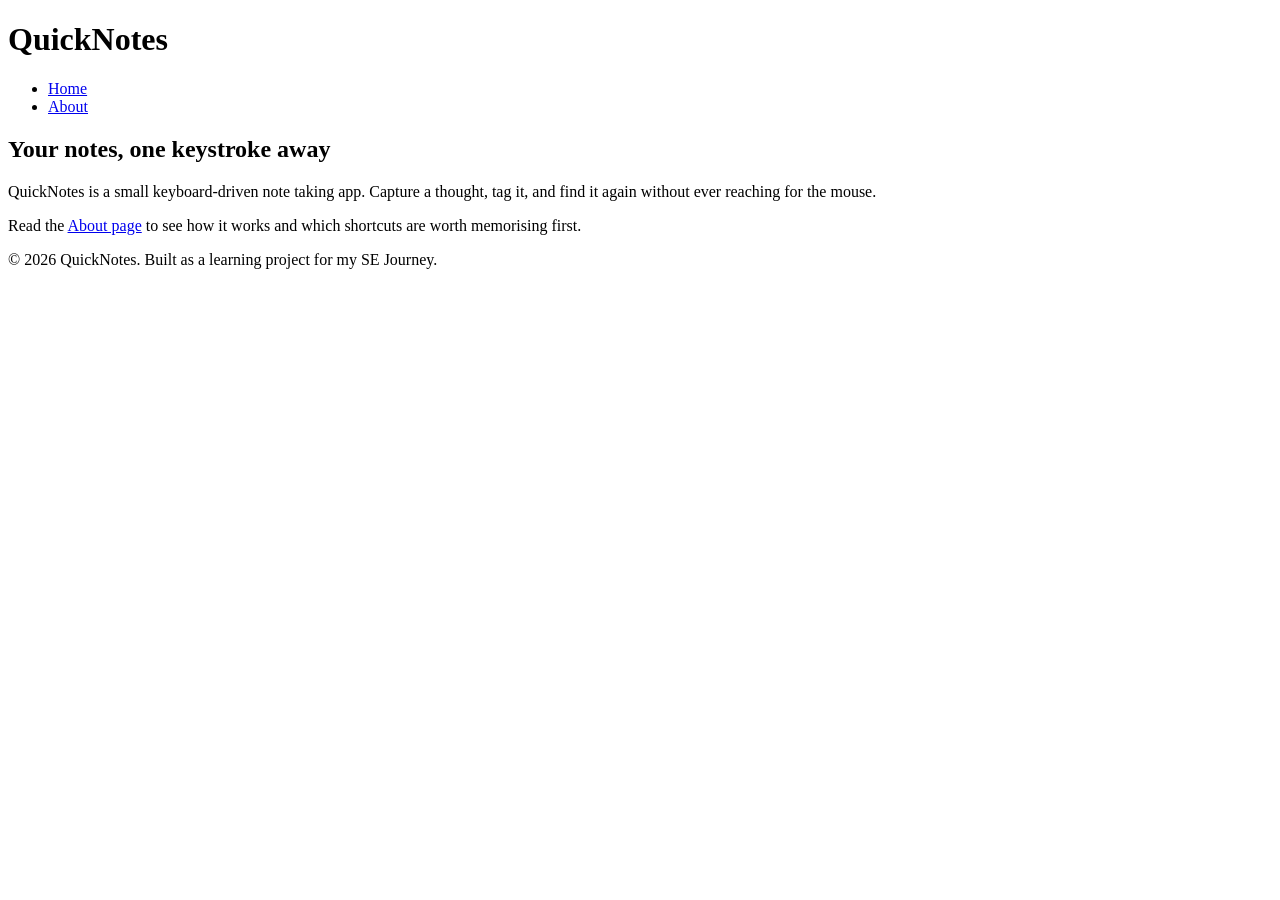
<file: day1/index.html>
<!DOCTYPE html>
<html lang="en">
<head>
  <meta charset="utf-8">
  <meta name="viewport" content="width=device-width, initial-scale=1">
  <title>QuickNotes</title>
</head>
<body>
  <header>
    <h1>QuickNotes</h1>
    <nav>
      <ul>
        <li><a href="index.html">Home</a></li>
        <li><a href="about.html">About</a></li>
      </ul>
    </nav>
  </header>

  <main>
    <h2>Your notes, one keystroke away</h2>
    <p>QuickNotes is a small keyboard-driven note taking app. Capture a thought,
       tag it, and find it again without ever reaching for the mouse.</p>
    <p>Read the <a href="about.html">About page</a> to see how it works and which
       shortcuts are worth memorising first.</p>
  </main>

  <footer>
    <p>&copy; 2026 QuickNotes. Built as a learning project for my SE Journey.</p>
  </footer>
</body>
</html>
</file>
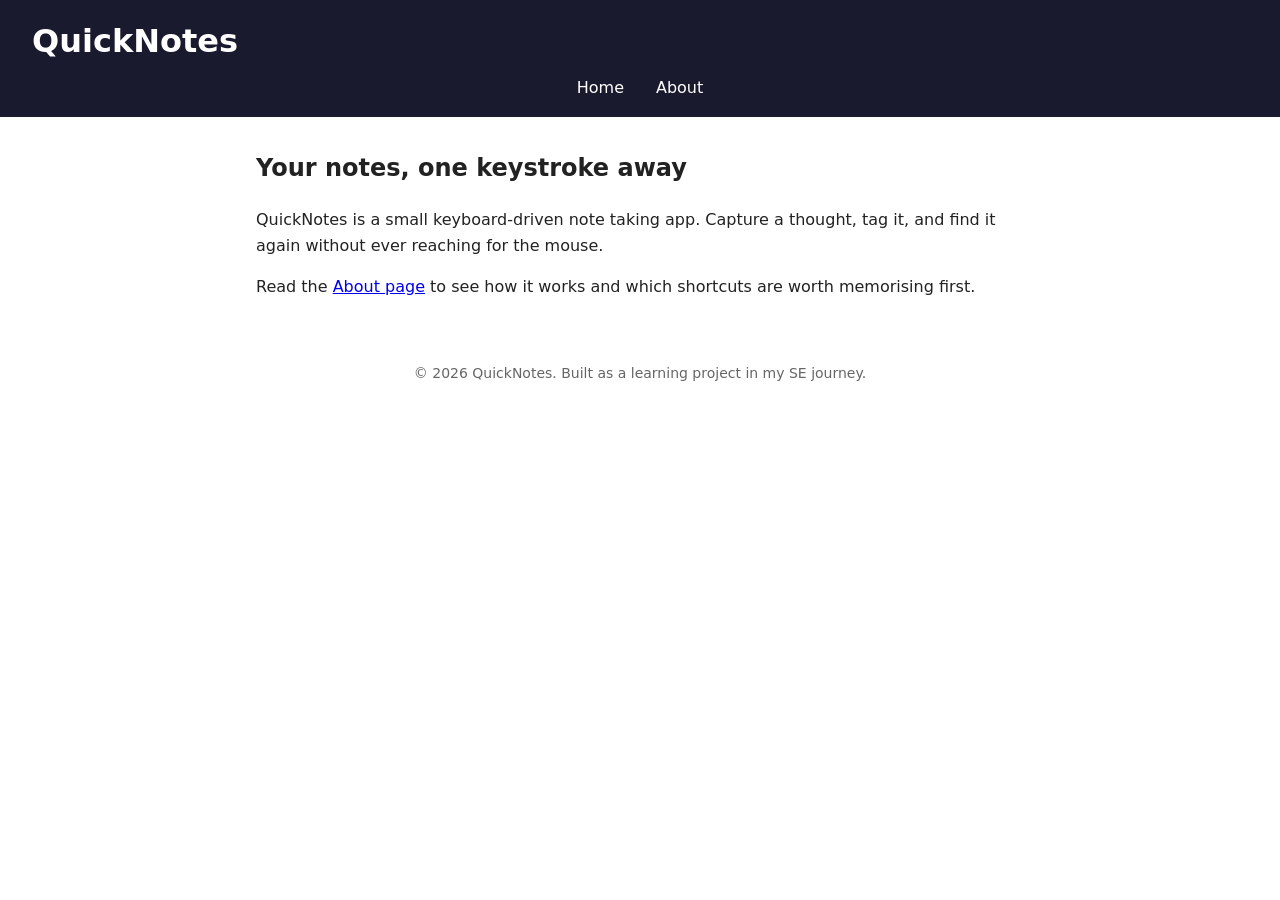
<file: day2/index.html>
<!DOCTYPE html>
<html lang="en">
<head>
  <meta charset="utf-8">
  <meta name="viewport" content="width=device-width, initial-scale=1">
  <title>QuickNotes</title>
  <link rel="stylesheet" href="style.css">
</head>
<body>
  <header>
    <h1>QuickNotes</h1>
    <nav>
      <ul>
        <li><a href="index.html">Home</a></li>
        <li><a href="about.html">About</a></li>
      </ul>
    </nav>
  </header>

  <main>
    <h2>Your notes, one keystroke away</h2>
    <p>QuickNotes is a small keyboard-driven note taking app. Capture a thought,
       tag it, and find it again without ever reaching for the mouse.</p>
    <p>Read the <a href="about.html">About page</a> to see how it works and which
       shortcuts are worth memorising first.</p>
  </main>

  <footer>
    <p>&copy; 2026 QuickNotes. Built as a learning project in my SE journey.</p>
  </footer>
</body>
</html>
</file>
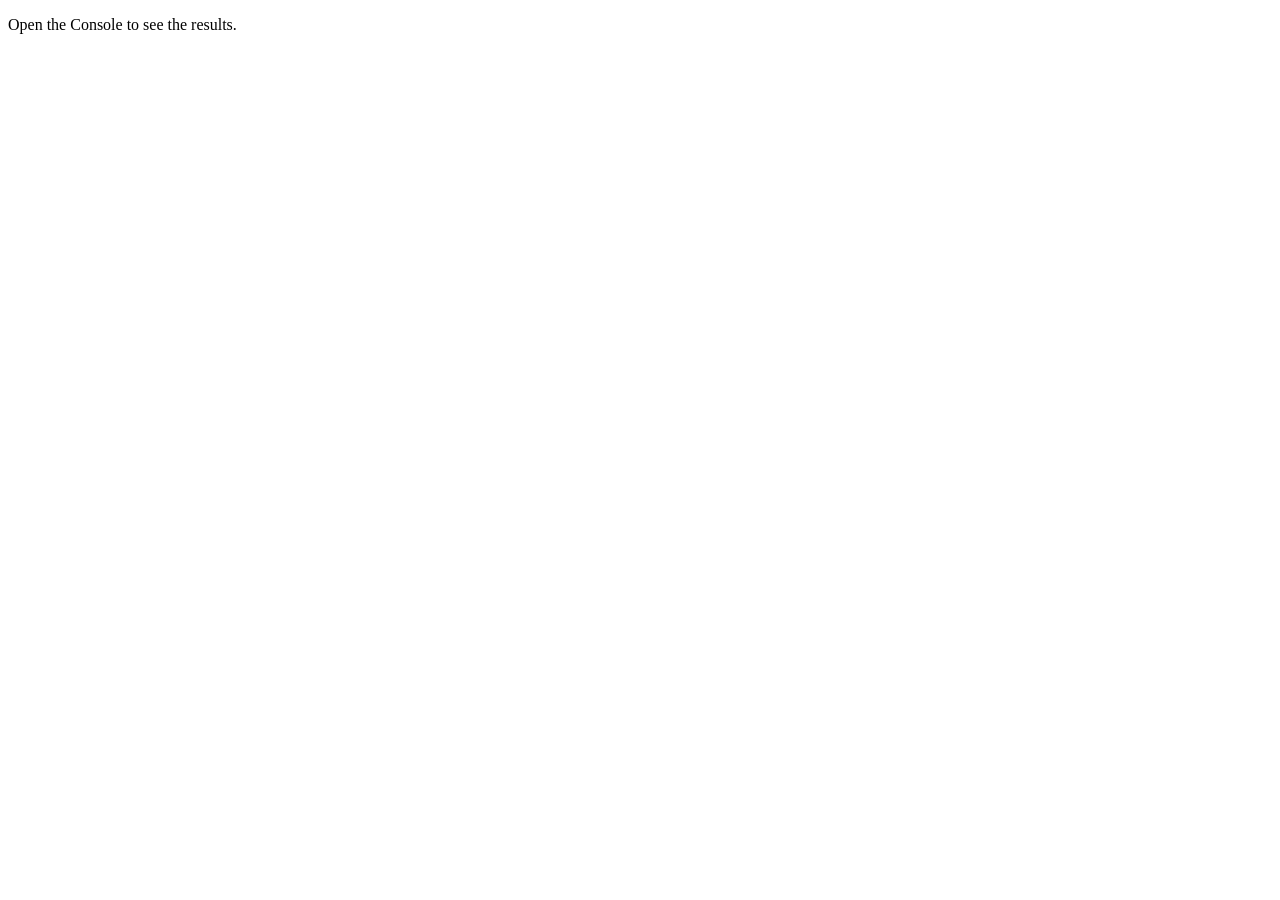
<file: day3/index.html>
<!DOCTYPE html>
<html lang="en">
<head>
  <meta charset="utf-8">
  <meta name="viewport" content="width=device-width, initial-scale=1">
  <title>Notes Toolkit</title>
</head>
<body>
  <p>Open the Console to see the results.</p>
  <script src="script.js" defer></script>
</body>
</html>
</file>
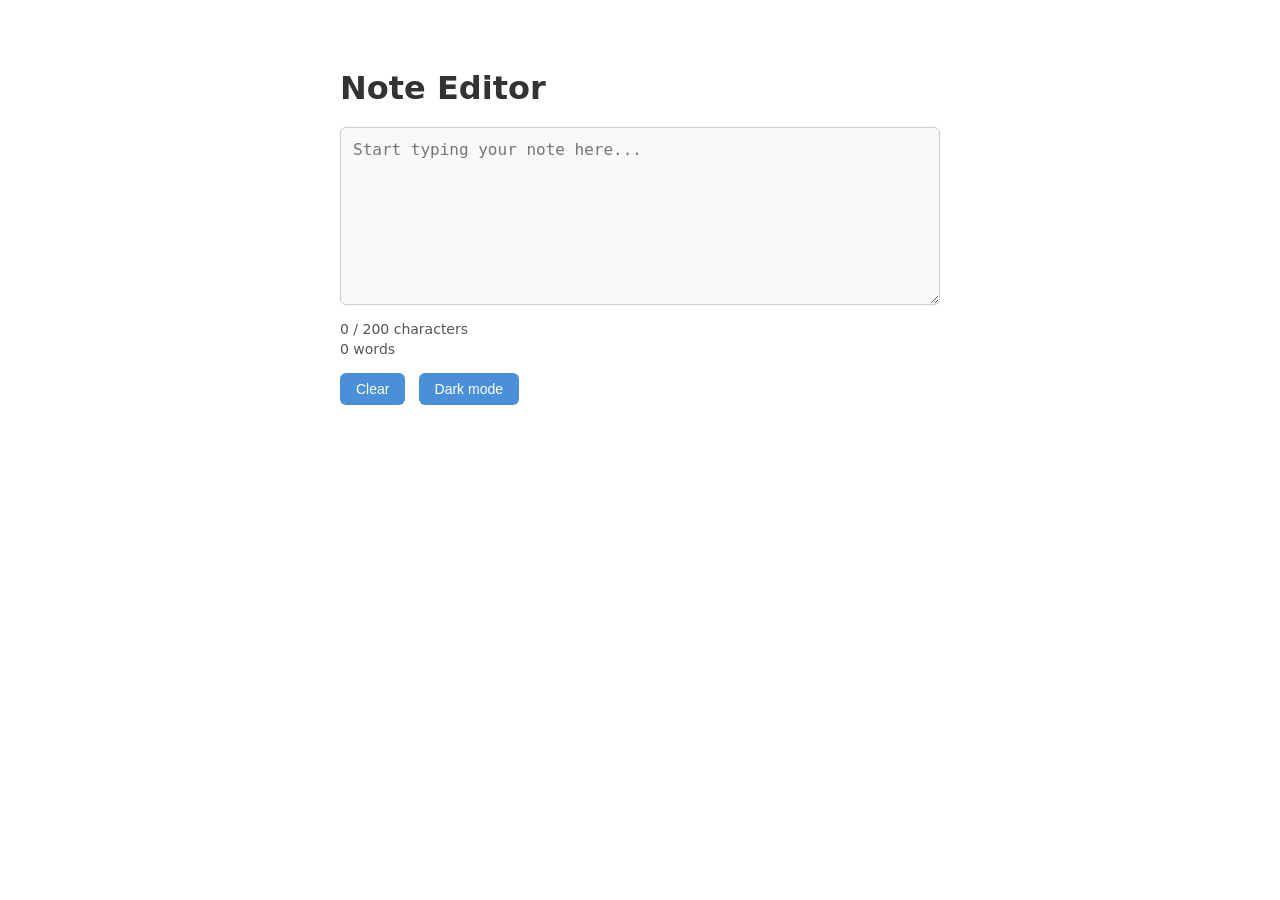
<file: day4/index.html>
<!DOCTYPE html>
<html lang="en">
<head>
  <meta charset="UTF-8">
  <meta name="viewport" content="width=device-width, initial-scale=1.0">
  <title>Day 4 — Note Editor</title>
  <link rel="stylesheet" href="style.css">
</head>
<body>
  <main>
    <h1>Note Editor</h1>
    <textarea id="note-text" rows="8" cols="50" placeholder="Start typing your note here..."></textarea>

    <p id="char-count">0 / 200 characters</p>
    <p id="word-count">0 words</p>

    <button id="clear-btn">Clear</button>
    <button id="theme-toggle">Dark mode</button>
  </main>

  <script src="script.js" defer></script>
</body>
</html>
</file>
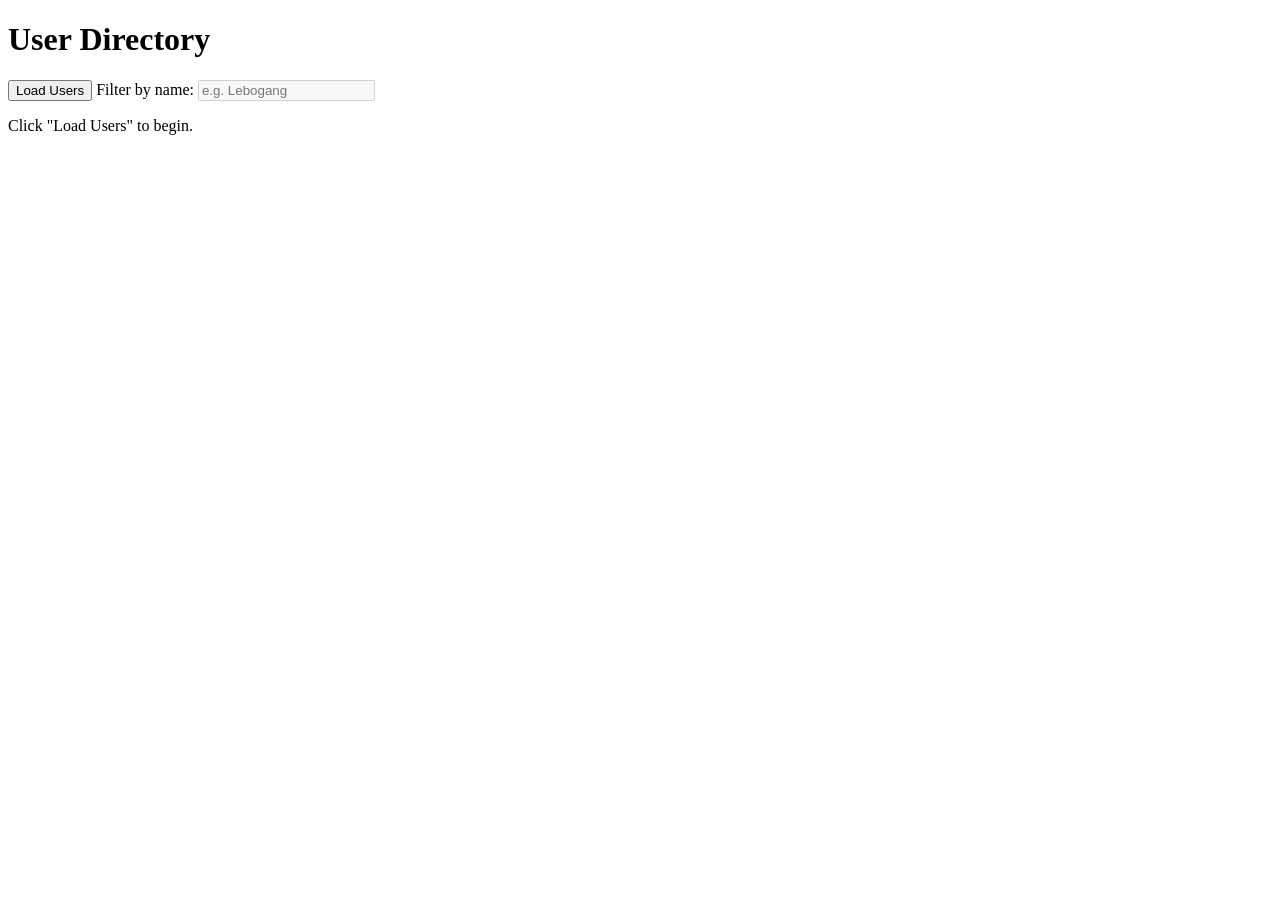
<file: day5/index.html>
<!DOCTYPE html>
<html lang="en">
<head>
  <meta charset="UTF-8" />
  <meta name="viewport" content="width=device-width, initial-scale=1.0" />
  <title>User Directory</title>
  <script src="users.js" defer></script>
</head>
<body>
  <main class="container">
    <h1>User Directory</h1>

    <button id="load-users">Load Users</button>

    <label for="filter-input">Filter by name:</label>
    <input id="filter-input" type="text" placeholder="e.g. Lebogang" disabled />

    <p id="status">Click "Load Users" to begin.</p>

    <ul id="users-list"></ul>
  </main>
</body>
</html>
</file>
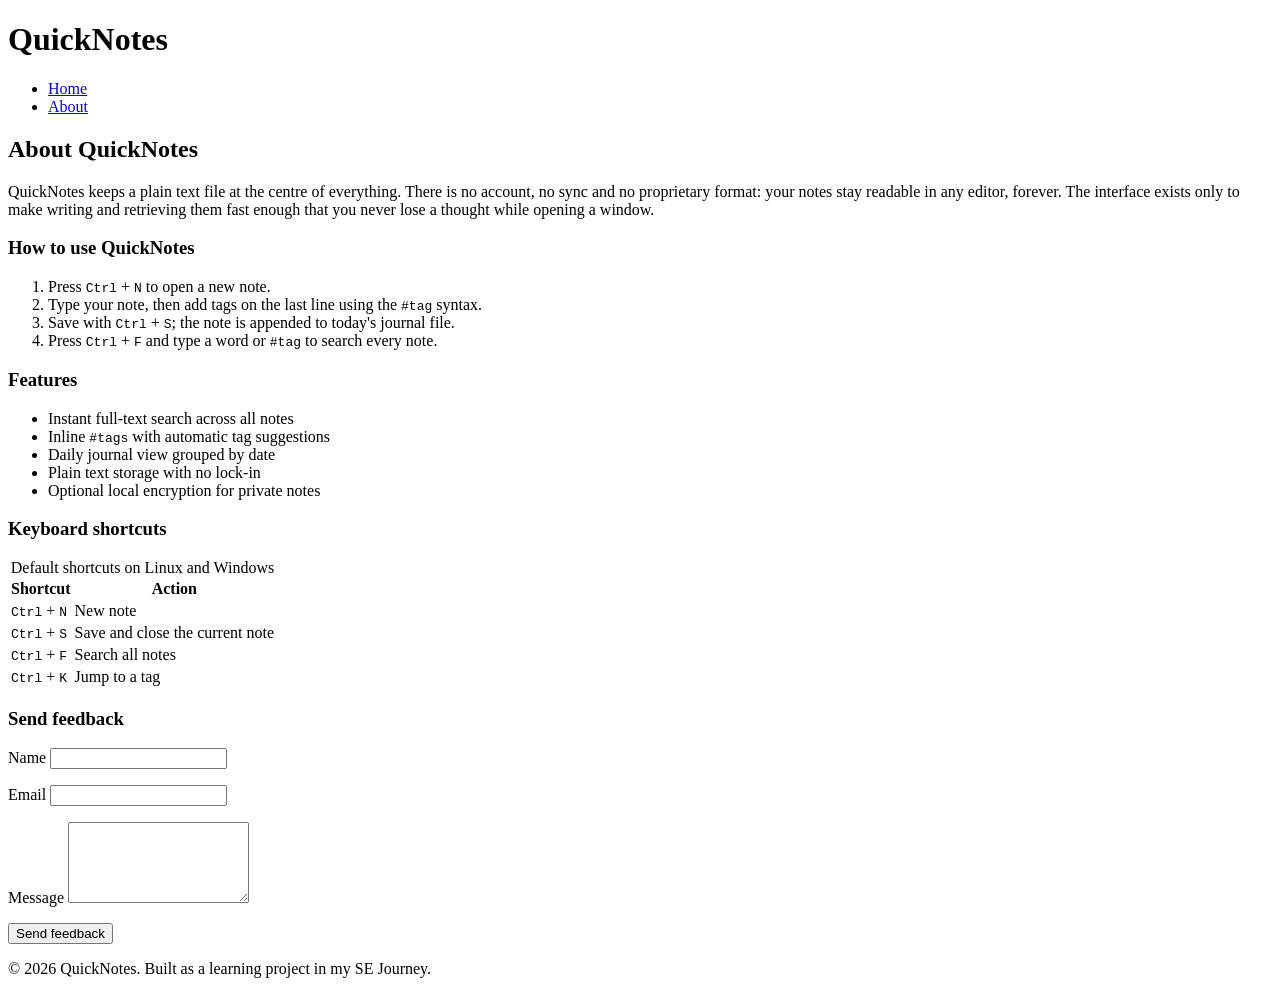
<file: day1/about.html>
<!DOCTYPE html>
<html lang="en">
<head>
  <meta charset="utf-8">
  <meta name="viewport" content="width=device-width, initial-scale=1">
  <title>About QuickNotes</title>
</head>
<body>
  <header>
    <h1>QuickNotes</h1>
    <nav>
      <ul>
        <li><a href="index.html">Home</a></li>
        <li><a href="about.html">About</a></li>
      </ul>
    </nav>
  </header>

  <main>
    <h2>About QuickNotes</h2>
    <p>QuickNotes keeps a plain text file at the centre of everything. There is no
       account, no sync and no proprietary format: your notes stay readable in any
       editor, forever. The interface exists only to make writing and retrieving them
       fast enough that you never lose a thought while opening a window.</p>

    <section>
      <h3>How to use QuickNotes</h3>
      <ol>
        <li>Press <kbd>Ctrl</kbd> + <kbd>N</kbd> to open a new note.</li>
        <li>Type your note, then add tags on the last line using the <code>#tag</code> syntax.</li>
        <li>Save with <kbd>Ctrl</kbd> + <kbd>S</kbd>; the note is appended to today's journal file.</li>
        <li>Press <kbd>Ctrl</kbd> + <kbd>F</kbd> and type a word or <code>#tag</code> to search every note.</li>
      </ol>
    </section>

    <section>
      <h3>Features</h3>
      <ul>
        <li>Instant full-text search across all notes</li>
        <li>Inline <code>#tags</code> with automatic tag suggestions</li>
        <li>Daily journal view grouped by date</li>
        <li>Plain text storage with no lock-in</li>
        <li>Optional local encryption for private notes</li>
      </ul>
    </section>

    <section>
      <h3>Keyboard shortcuts</h3>
      <table>
        <caption>Default shortcuts on Linux and Windows</caption>
        <thead>
          <tr>
            <th scope="col">Shortcut</th>
            <th scope="col">Action</th>
          </tr>
        </thead>
        <tbody>
          <tr>
            <td><kbd>Ctrl</kbd> + <kbd>N</kbd></td>
            <td>New note</td>
          </tr>
          <tr>
            <td><kbd>Ctrl</kbd> + <kbd>S</kbd></td>
            <td>Save and close the current note</td>
          </tr>
          <tr>
            <td><kbd>Ctrl</kbd> + <kbd>F</kbd></td>
            <td>Search all notes</td>
          </tr>
          <tr>
            <td><kbd>Ctrl</kbd> + <kbd>K</kbd></td>
            <td>Jump to a tag</td>
          </tr>
        </tbody>
      </table>
    </section>

    <section>
      <h3>Send feedback</h3>
      <form action="#" method="post">
        <p>
          <label for="name">Name</label>
          <input type="text" id="name" name="name" required>
        </p>
        <p>
          <label for="email">Email</label>
          <input type="email" id="email" name="email" required>
        </p>
        <p>
          <label for="message">Message</label>
          <textarea id="message" name="message" rows="5" required></textarea>
        </p>
        <p>
          <button type="submit">Send feedback</button>
        </p>
      </form>
    </section>
  </main>

  <footer>
    <p>&copy; 2026 QuickNotes. Built as a learning project in  my SE Journey.</p>
  </footer>
</body>
</html>
</file>
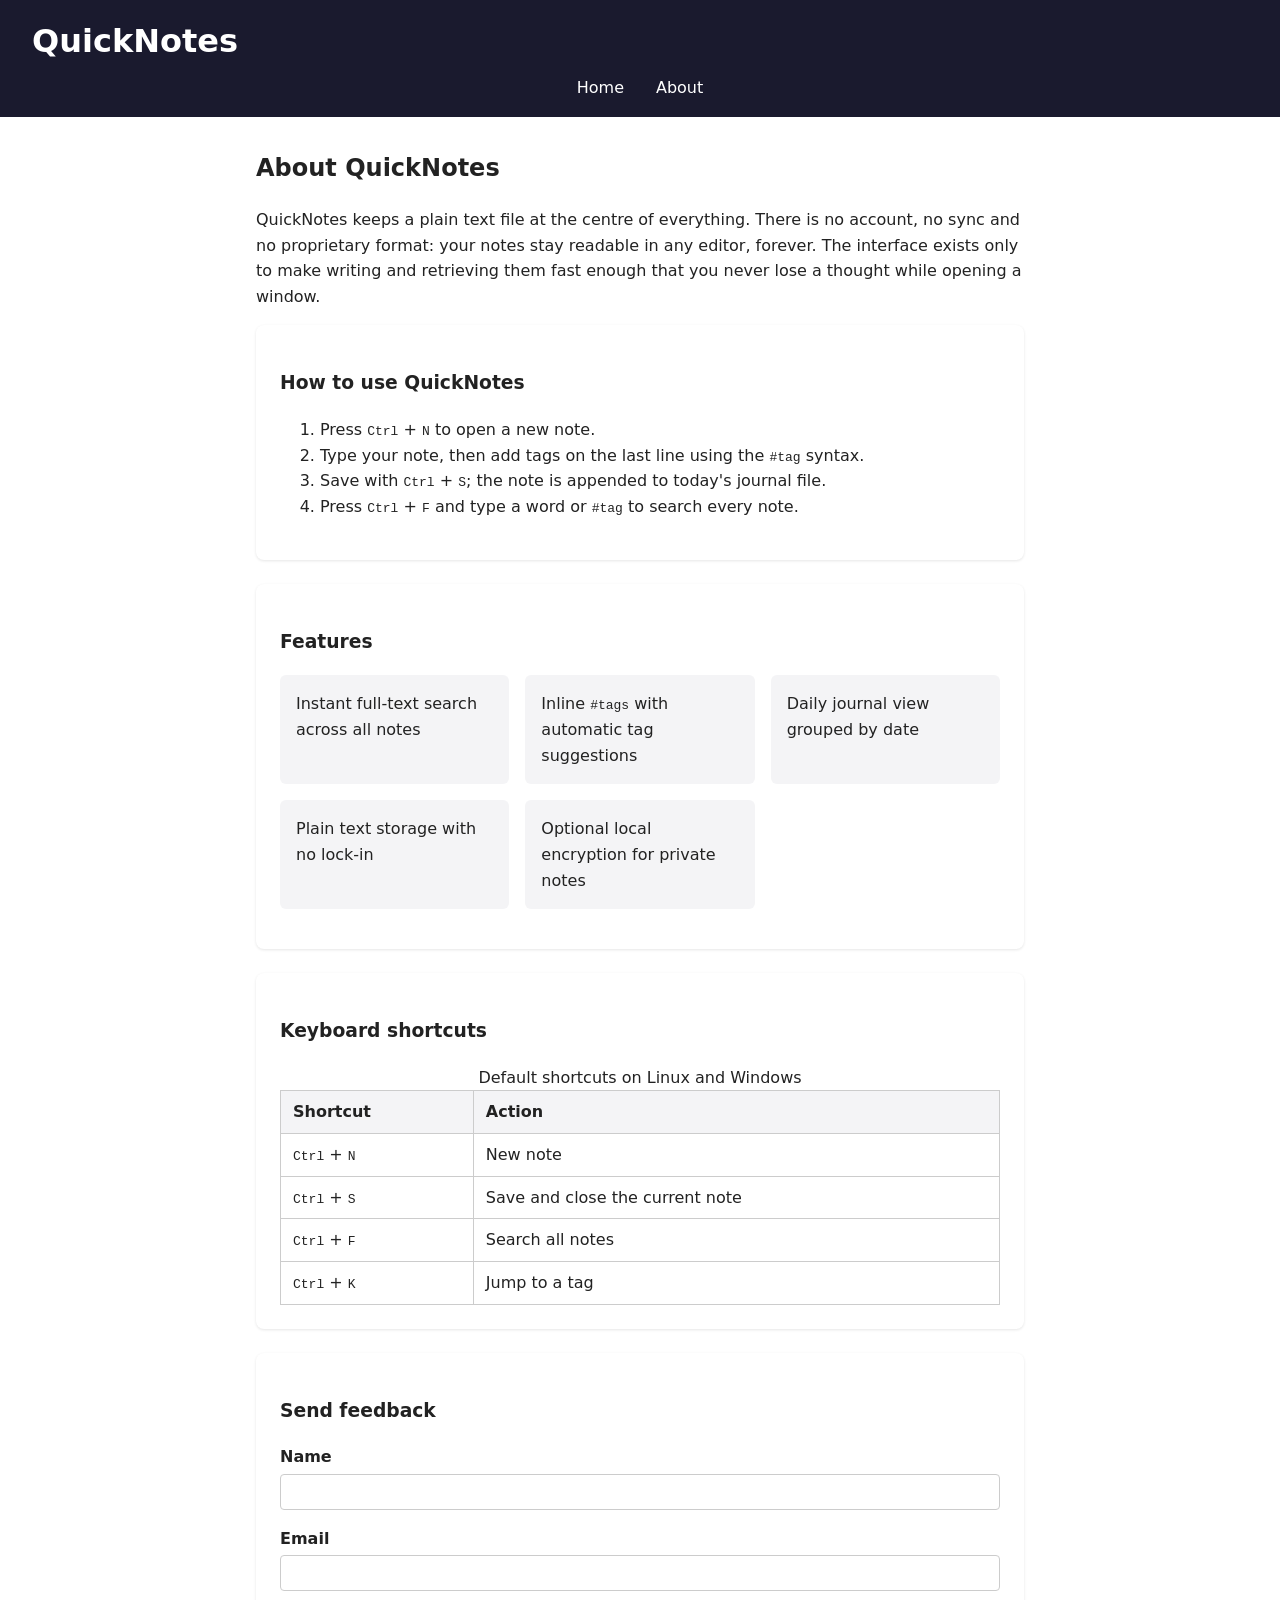
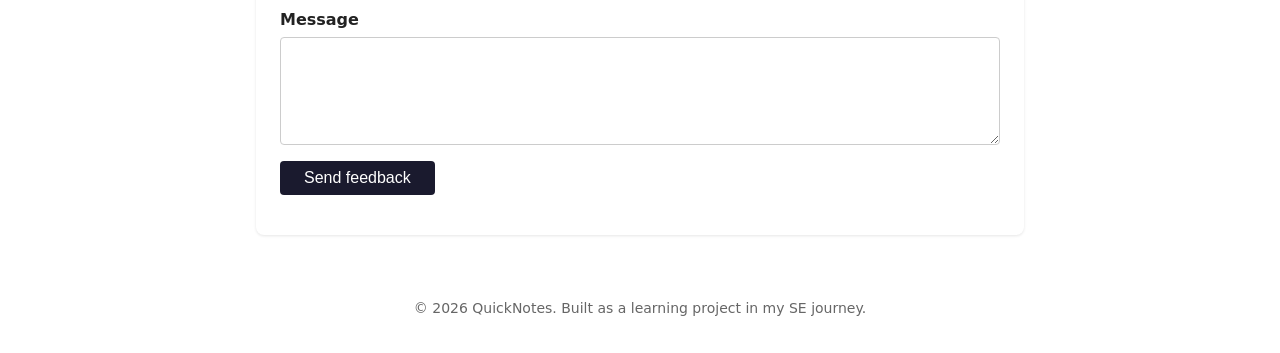
<file: day2/about.html>
<!DOCTYPE html>
<html lang="en">
<head>
  <meta charset="utf-8">
  <meta name="viewport" content="width=device-width, initial-scale=1">
  <title>About QuickNotes</title>
  <link rel="stylesheet" href="style.css">
</head>
<body>
  <header>
    <h1>QuickNotes</h1>
    <nav>
      <ul>
        <li><a href="index.html">Home</a></li>
        <li><a href="about.html">About</a></li>
      </ul>
    </nav>
  </header>

  <main>
    <h2>About QuickNotes</h2>
    <p>QuickNotes keeps a plain text file at the centre of everything. There is no
       account, no sync and no proprietary format: your notes stay readable in any
       editor, forever. The interface exists only to make writing and retrieving them
       fast enough that you never lose a thought while opening a window.</p>

    <section>
      <h3>How to use QuickNotes</h3>
      <ol>
        <li>Press <kbd>Ctrl</kbd> + <kbd>N</kbd> to open a new note.</li>
        <li>Type your note, then add tags on the last line using the <code>#tag</code> syntax.</li>
        <li>Save with <kbd>Ctrl</kbd> + <kbd>S</kbd>; the note is appended to today's journal file.</li>
        <li>Press <kbd>Ctrl</kbd> + <kbd>F</kbd> and type a word or <code>#tag</code> to search every note.</li>
      </ol>
    </section>

    <section>
      <h3>Features</h3>
      <ul class="features">
        <li>Instant full-text search across all notes</li>
        <li>Inline <code>#tags</code> with automatic tag suggestions</li>
        <li>Daily journal view grouped by date</li>
        <li>Plain text storage with no lock-in</li>
        <li>Optional local encryption for private notes</li>
      </ul>
    </section>

    <section>
      <h3>Keyboard shortcuts</h3>
      <table>
        <caption>Default shortcuts on Linux and Windows</caption>
        <thead>
          <tr>
            <th scope="col">Shortcut</th>
            <th scope="col">Action</th>
          </tr>
        </thead>
        <tbody>
          <tr>
            <td><kbd>Ctrl</kbd> + <kbd>N</kbd></td>
            <td>New note</td>
          </tr>
          <tr>
            <td><kbd>Ctrl</kbd> + <kbd>S</kbd></td>
            <td>Save and close the current note</td>
          </tr>
          <tr>
            <td><kbd>Ctrl</kbd> + <kbd>F</kbd></td>
            <td>Search all notes</td>
          </tr>
          <tr>
            <td><kbd>Ctrl</kbd> + <kbd>K</kbd></td>
            <td>Jump to a tag</td>
          </tr>
        </tbody>
      </table>
    </section>

    <section>
      <h3>Send feedback</h3>
      <form action="#" method="post">
        <p>
          <label for="name">Name</label>
          <input type="text" id="name" name="name" required>
        </p>
        <p>
          <label for="email">Email</label>
          <input type="email" id="email" name="email" required>
        </p>
        <p>
          <label for="message">Message</label>
          <textarea id="message" name="message" rows="5" required></textarea>
        </p>
        <p>
          <button type="submit">Send feedback</button>
        </p>
      </form>
    </section>
  </main>

  <footer>
    <p>&copy; 2026 QuickNotes. Built as a learning project in my SE journey.</p>
  </footer>
</body>
</html>
</file>
<file: day2/style.css>
/* === Reset === */
*,
*::before,
*::after {
  box-sizing: border-box;
}

/* === Base === */
body {
  margin: 0;
  font-family: system-ui, -apple-system, sans-serif;
  line-height: 1.6;
  color: #222;
}

/* === Header === */
header {
  background-color: #1a1a2e;
  color: #fff;
  padding: 1rem 2rem;
}

header h1 {
  margin: 0 0 0.5rem;
}

/* === Navigation (Flexbox) === */
nav ul {
  list-style: none;
  display: flex;
  justify-content: center;
  gap: 16px;
  padding: 0;
  margin: 0;
}

nav a {
  color: #fff;
  text-decoration: none;
  padding: 0.25rem 0.5rem;
  transition: color 0.2s ease;
}

nav a:hover {
  color: #e94560;
  text-decoration: underline;
}

/* === Main === */
main {
  max-width: 800px;
  margin: 2rem auto;
  padding: 0 1rem;
}
main section {
  background: #fff;
  border-radius: 8px;
  padding: 1.5rem;
  margin-bottom: 1.5rem;
  box-shadow: 0 1px 3px rgba(0, 0, 0, 0.1);
}

main h2 {
  margin-top: 0;
}

/* === Features (Grid) === */
ul.features {
  display: grid;
  grid-template-columns: repeat(auto-fit, minmax(180px, 1fr));
  gap: 1rem;
  list-style: none;
  padding: 0;
}

ul.features li {
  background: #f4f4f6;
  padding: 1rem;
  border-radius: 6px;
}

/* === Table === */
table {
  width: 100%;
  border-collapse: collapse;
}

table th,
table td {
  border: 1px solid #ccc;
  padding: 0.5rem 0.75rem;
  text-align: left;
}

table thead {
  background: #f4f4f6;
}

/* === Form === */
form p {
  margin: 0 0 1rem;
}

form label {
  display: block;
  margin-bottom: 0.25rem;
  font-weight: 600;
}

form input[type="text"],
form input[type="email"],
form textarea {
  display: block;
  width: 100%;
  padding: 0.5rem;
  border: 1px solid #ccc;
  border-radius: 4px;
  font-size: 1rem;
}

form textarea {
  resize: vertical;
}

form button {
  padding: 0.5rem 1.5rem;
  background-color: #1a1a2e;
  color: #fff;
  border: none;
  border-radius: 4px;
  font-size: 1rem;
  cursor: pointer;
  transition: background-color 0.2s ease;
}

form button:hover {
  background-color: #e94560;
}

/* === Footer === */
footer {
  text-align: center;
  padding: 1rem;
  color: #666;
  font-size: 0.875rem;
}

/* === Responsive === */
  @media (max-width: 600px) {
  header h1 {
    font-size: 1.25rem;
  }
  header {
    padding: 0.75rem 1rem;
  }
  nav ul {
    flex-direction: column;
    align-items: center;
    gap: 8px;
  }
  main {
    padding: 0 0.5rem;
  }
  ul.features {
    grid-template-columns: 1fr;
  }
}
</file>
<file: day4/style.css>
:root {
  --bg-color: #ffffff;
  --text-color: #333333;
  --border-color: #cccccc;
  --input-bg: #f9f9f9;
  --btn-bg: #4a90d9;
  --btn-text: #ffffff;
  --counter-default: #555555;
}

body.dark {
  --bg-color: #1e1e1e;
  --text-color: #e0e0e0;
  --border-color: #444444;
  --input-bg: #2c2c2c;
  --btn-bg: #6ab0f3;
  --btn-text: #1e1e1e;
  --counter-default: #aaaaaa;
}

body {
  font-family: system-ui, -apple-system, sans-serif;
  background-color: var(--bg-color);
  color: var(--text-color);
  display: flex;
  justify-content: center;
  padding: 40px 20px;
  transition: background-color 0.3s, color 0.3s;
}

main {
  max-width: 600px;
  width: 100%;
}

h1 {
  margin-bottom: 20px;
}

textarea {
  width: 100%;
  padding: 12px;
  font-size: 16px;
  border: 1px solid var(--border-color);
  border-radius: 6px;
  background-color: var(--input-bg);
  color: var(--text-color);
  resize: vertical;
  box-sizing: border-box;
  transition: border-color 0.3s, background-color 0.3s;
}

#char-count {
  margin: 12px 0 4px;
  font-size: 14px;
  color: var(--counter-default);
}

#word-count {
  margin: 0 0 16px;
  font-size: 14px;
  color: var(--counter-default);
}

.warning {
  color: #e67e22 !important;
}

.over {
  color: #e74c3c !important;
  font-weight: bold;
}

button {
  padding: 8px 16px;
  font-size: 14px;
  border: none;
  border-radius: 6px;
  background-color: var(--btn-bg);
  color: var(--btn-text);
  cursor: pointer;
  margin-right: 8px;
  transition: background-color 0.3s, color 0.3s;
}

button:hover {
  opacity: 0.85;
}
</file>
